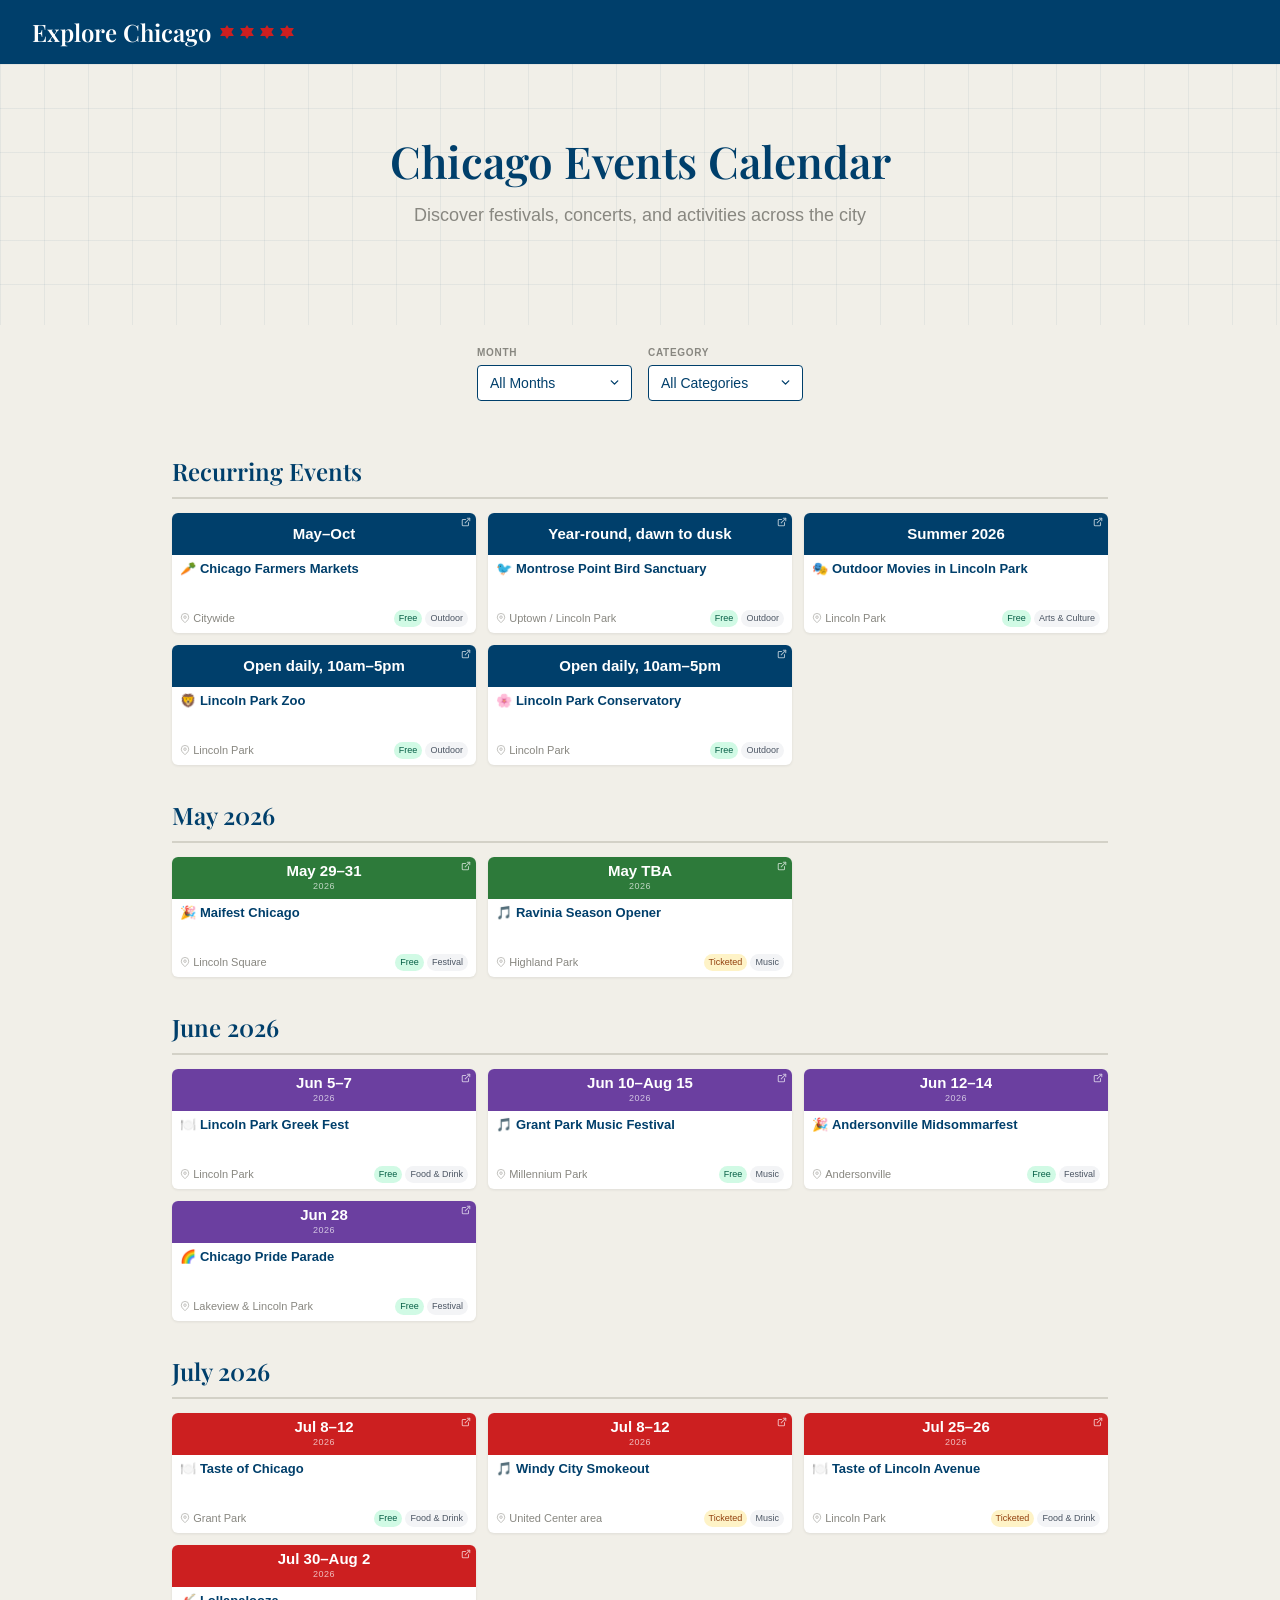
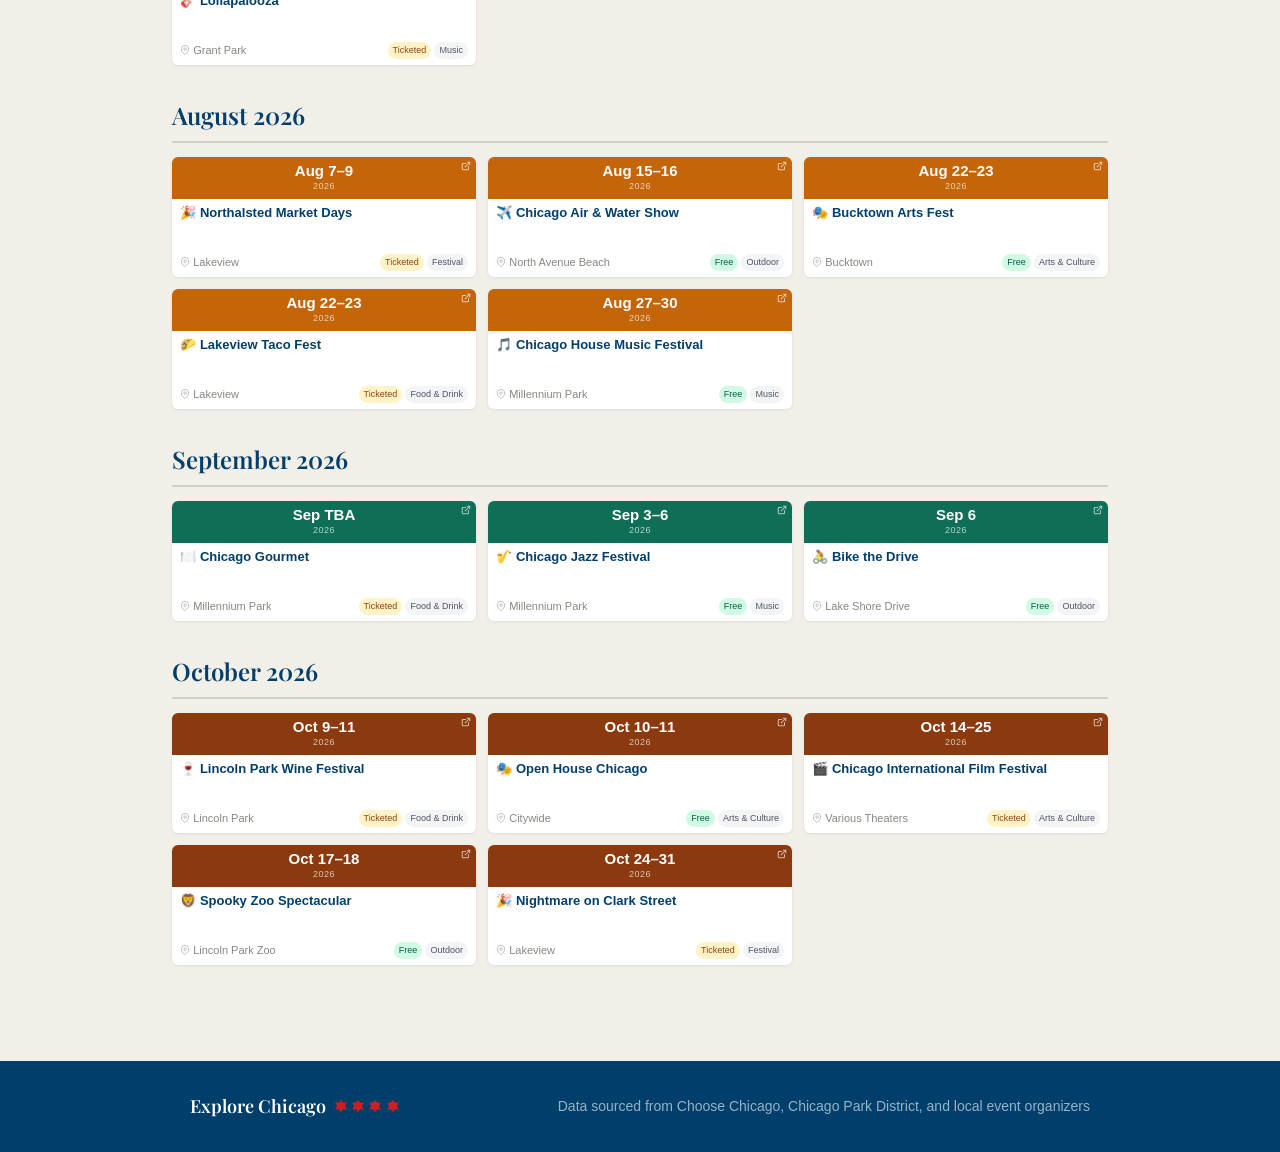
<file: index.html>
<!DOCTYPE html>
<html lang="en">
<head>
  <meta charset="UTF-8">
  <meta name="viewport" content="width=device-width, initial-scale=1.0">
  <title>Explore Chicago — Events Calendar</title>
  <link rel="stylesheet" href="style.css">
</head>
<body>

  <!-- Header -->
  <header class="header">
    <a href="index.html" class="header__logo">
      <span class="header__title">Explore Chicago</span>
      <span class="header__stars">
        <svg viewBox="0 0 100 100" xmlns="http://www.w3.org/2000/svg"><polygon points="50,6 93,75 7,75"/><polygon points="50,94 7,25 93,25"/></svg>
        <svg viewBox="0 0 100 100" xmlns="http://www.w3.org/2000/svg"><polygon points="50,6 93,75 7,75"/><polygon points="50,94 7,25 93,25"/></svg>
        <svg viewBox="0 0 100 100" xmlns="http://www.w3.org/2000/svg"><polygon points="50,6 93,75 7,75"/><polygon points="50,94 7,25 93,25"/></svg>
        <svg viewBox="0 0 100 100" xmlns="http://www.w3.org/2000/svg"><polygon points="50,6 93,75 7,75"/><polygon points="50,94 7,25 93,25"/></svg>
      </span>
    </a>
  </header>

  <!-- Hero -->
  <section class="hero">
    <div class="hero__content">
      <h1 class="hero__headline">Chicago Events Calendar</h1>
      <p class="hero__subline">Discover festivals, concerts, and activities across the city</p>
    </div>
  </section>

  <!-- Dropdown Filters -->
  <div class="dropdowns">
    <div class="dropdown-group">
      <label class="dropdown-label" for="filter-month">Month</label>
      <select class="dropdown" id="filter-month">
        <option value="all">All Months</option>
        <option value="recurring">Recurring</option>
        <option value="may">May</option>
        <option value="jun">June</option>
        <option value="jul">July</option>
        <option value="aug">August</option>
        <option value="sep">September</option>
        <option value="oct">October</option>
      </select>
    </div>
    <div class="dropdown-group">
      <label class="dropdown-label" for="filter-category">Category</label>
      <select class="dropdown" id="filter-category">
        <option value="all">All Categories</option>
        <option value="free">Free</option>
        <option value="Music">Music</option>
        <option value="Food &amp; Drink">Food &amp; Drink</option>
        <option value="Outdoor">Outdoor</option>
        <option value="Arts &amp; Culture">Arts &amp; Culture</option>
        <option value="Festival">Festival</option>
      </select>
    </div>
  </div>

  <!-- Main Content -->
  <main class="main" id="events-container">
    <!-- Events will be dynamically rendered here -->
  </main>

  <!-- Footer -->
  <footer class="footer">
    <div class="footer__content">
      <div class="footer__logo">
        <span class="footer__title">Explore Chicago</span>
        <span class="footer__stars">
          <svg viewBox="0 0 100 100" xmlns="http://www.w3.org/2000/svg"><polygon points="50,6 93,75 7,75"/><polygon points="50,94 7,25 93,25"/></svg>
          <svg viewBox="0 0 100 100" xmlns="http://www.w3.org/2000/svg"><polygon points="50,6 93,75 7,75"/><polygon points="50,94 7,25 93,25"/></svg>
          <svg viewBox="0 0 100 100" xmlns="http://www.w3.org/2000/svg"><polygon points="50,6 93,75 7,75"/><polygon points="50,94 7,25 93,25"/></svg>
          <svg viewBox="0 0 100 100" xmlns="http://www.w3.org/2000/svg"><polygon points="50,6 93,75 7,75"/><polygon points="50,94 7,25 93,25"/></svg>
        </span>
      </div>
      <p class="footer__sources">Data sourced from Choose Chicago, Chicago Park District, and local event organizers</p>
    </div>
  </footer>

  <script>
    const MONTH_NAMES = ['Jan', 'Feb', 'Mar', 'Apr', 'May', 'Jun', 'Jul', 'Aug', 'Sep', 'Oct', 'Nov', 'Dec'];
    const FULL_MONTH_NAMES = ['January', 'February', 'March', 'April', 'May', 'June', 'July', 'August', 'September', 'October', 'November', 'December'];

    const MONTH_IDS  = { 4: 'month-may', 5: 'month-jun', 6: 'month-jul', 7: 'month-aug', 8: 'month-sep', 9: 'month-oct' };
    const MONTH_NUMS = { may: 4, jun: 5, jul: 6, aug: 7, sep: 8, oct: 9 };

    const MONTH_COLORS = {
      4: '#2D7A3A',
      5: '#6B3FA0',
      6: '#CC1F20',
      7: '#C4650A',
      8: '#0F6E56',
      9: '#8B3A0F',
    };

    const PIN_ICON = `<svg viewBox="0 0 24 24" fill="none" stroke="currentColor" stroke-width="2"><path d="M21 10c0 7-9 13-9 13s-9-6-9-13a9 9 0 0 1 18 0z"/><circle cx="12" cy="10" r="3"/></svg>`;
    const EXTERNAL_LINK_ICON = `<svg viewBox="0 0 24 24" fill="none" stroke="white" stroke-width="2.5" stroke-linecap="round" stroke-linejoin="round"><path d="M18 13v6a2 2 0 0 1-2 2H5a2 2 0 0 1-2-2V8a2 2 0 0 1 2-2h6"/><polyline points="15 3 21 3 21 9"/><line x1="10" y1="14" x2="21" y2="3"/></svg>`;

    const CATEGORY_ICONS = {
      'Music':         '🎵',
      'Festival':      '🎉',
      'Food & Drink':  '🍽️',
      'Outdoor':       '🌿',
      'Arts & Culture':'🎭',
    };

    const NAME_ICONS = [
      { match: /bird sanctuary/i,  icon: '🐦' },
      { match: /zoo/i,             icon: '🦁' },
      { match: /conservatory/i,    icon: '🌸' },
      { match: /lollapalooza/i,    icon: '🎸' },
      { match: /air.*water|water.*air/i, icon: '✈️' },
      { match: /pride/i,           icon: '🌈' },
      { match: /bike.*drive/i,     icon: '🚴' },
      { match: /jazz/i,            icon: '🎷' },
      { match: /film festival/i,   icon: '🎬' },
      { match: /farmers market/i,  icon: '🥕' },
      { match: /kayak/i,           icon: '🚣' },
      { match: /taco/i,            icon: '🌮' },
      { match: /wine/i,            icon: '🍷' },
    ];

    function getIcon(event) {
      for (const { match, icon } of NAME_ICONS) {
        if (match.test(event.name)) return icon;
      }
      return CATEGORY_ICONS[event.category] || '📍';
    }

    let allEvents = [];
    let allRecurring = [];

    async function loadEvents() {
      try {
        const response = await fetch('data/events.json');
        const data = await response.json();
        allEvents = data.events;
        allRecurring = data.recurring || [];
        renderEvents(allEvents, allRecurring);
      } catch (error) {
        console.error('Error loading events:', error);
        document.getElementById('events-container').innerHTML =
          '<p class="error">Unable to load events. Please try again later.</p>';
      }
    }

    function formatDateRange(event) {
      const start = new Date(event.startDate);
      const startDay = start.getDate();
      const startMonth = MONTH_NAMES[start.getMonth()];

      if (event.dateTBA) {
        return { dateText: `${startMonth} TBA`, year: start.getFullYear() };
      }

      if (event.endDate) {
        const end = new Date(event.endDate);
        const endDay = end.getDate();
        const endMonth = MONTH_NAMES[end.getMonth()];

        if (start.getMonth() === end.getMonth()) {
          return { dateText: `${startMonth} ${startDay}–${endDay}`, year: start.getFullYear() };
        } else {
          return { dateText: `${startMonth} ${startDay}–${endMonth} ${endDay}`, year: start.getFullYear() };
        }
      }

      return { dateText: `${startMonth} ${startDay}`, year: start.getFullYear() };
    }

    function makeCard(event, bannerColor, dateText, yearText) {
      const priceTag = event.price === 'free'
        ? '<span class="tag tag--free">Free</span>'
        : '<span class="tag tag--ticketed">Ticketed</span>';
      const linkIcon = event.link
        ? `<span class="event-card__link-icon">${EXTERNAL_LINK_ICON}</span>`
        : '';
      const cardOpen = event.link
        ? `<a href="${event.link}" target="_blank" rel="noopener noreferrer" class="event-card">`
        : `<article class="event-card">`;
      const cardClose = event.link ? `</a>` : `</article>`;
      return `
        ${cardOpen}
          <div class="event-card__banner" style="background-color:${bannerColor}">
            <span class="event-card__date-main">${dateText}</span>
            ${yearText ? `<span class="event-card__date-year">${yearText}</span>` : ''}
            ${linkIcon}
          </div>
          <div class="event-card__body">
            <h3 class="event-card__name"><span class="event-card__icon">${getIcon(event)}</span>${event.name}</h3>
            <div class="event-card__footer">
              <div class="event-card__location">
                ${PIN_ICON}
                <span>${event.location}</span>
              </div>
              <div class="event-card__tags">
                ${priceTag}
                <span class="tag tag--category">${event.category}</span>
              </div>
            </div>
          </div>
        ${cardClose}
      `;
    }

    function renderEvents(events, recurringEvents) {
      const container = document.getElementById('events-container');
      const eventsByMonth = {};

      events.forEach(event => {
        const date = new Date(event.startDate);
        const key = `${date.getFullYear()}-${String(date.getMonth()).padStart(2, '0')}`;
        if (!eventsByMonth[key]) eventsByMonth[key] = [];
        eventsByMonth[key].push(event);
      });

      let html = '';

      if (recurringEvents.length > 0) {
        html += `<section class="month-section" id="month-recurring"><h2 class="month-header">Recurring Events</h2><div class="event-cards">`;
        recurringEvents.forEach(event => {
          html += makeCard(event, '#003F6B', event.schedule, '');
        });
        html += '</div></section>';
      }

      Object.keys(eventsByMonth).sort().forEach(monthKey => {
        const [year, month] = monthKey.split('-').map(Number);
        const monthEvents = eventsByMonth[monthKey].sort((a, b) =>
          new Date(a.startDate) - new Date(b.startDate)
        );
        const sectionId = MONTH_IDS[month] ? ` id="${MONTH_IDS[month]}"` : '';
        html += `<section class="month-section"${sectionId}><h2 class="month-header">${FULL_MONTH_NAMES[month]} ${year}</h2><div class="event-cards">`;
        monthEvents.forEach(event => {
          const { dateText, year } = formatDateRange(event);
          const bannerColor = MONTH_COLORS[new Date(event.startDate).getMonth()] || '#003F6B';
          html += makeCard(event, bannerColor, dateText, year);
        });
        html += '</div></section>';
      });

      container.innerHTML = html;
    }

    function applyFilters() {
      const month    = document.getElementById('filter-month').value;
      const category = document.getElementById('filter-category').value;

      let filteredEvents = month === 'recurring' ? [] : allEvents;

      if (month !== 'all' && month !== 'recurring') {
        filteredEvents = filteredEvents.filter(e =>
          new Date(e.startDate).getMonth() === MONTH_NUMS[month]
        );
      }

      if (category === 'free') {
        filteredEvents = filteredEvents.filter(e => e.price === 'free');
      } else if (category !== 'all') {
        filteredEvents = filteredEvents.filter(e => e.category === category);
      }

      let filteredRecurring = (month === 'all' || month === 'recurring') ? [...allRecurring] : [];

      if (filteredRecurring.length > 0 && category !== 'all') {
        filteredRecurring = category === 'free'
          ? filteredRecurring.filter(e => e.price === 'free')
          : filteredRecurring.filter(e => e.category === category);
      }

      renderEvents(filteredEvents, filteredRecurring);
    }

    document.getElementById('filter-month').addEventListener('change', applyFilters);
    document.getElementById('filter-category').addEventListener('change', applyFilters);

    loadEvents();
  </script>

</body>
</html>
</file>
<file: style.css>
/* ===== FONTS ===== */
@import url('https://fonts.googleapis.com/css2?family=Playfair+Display:wght@400;500;600;700&display=swap');

/* ===== CSS VARIABLES ===== */
:root {
  /* Colors */
  --navy: #003F6B;
  --red: #CC1F20;
  --cream: #F1EFE8;
  --border-gray: #D3D1C7;
  --muted-text: #888780;
  --blue-accent: #185FA5;
  --teal-accent: #0F6E56;
  --white: #FFFFFF;

  /* Fonts */
  --font-serif: 'Playfair Display', Georgia, serif;
  --font-sans: -apple-system, BlinkMacSystemFont, 'Segoe UI', Roboto, Helvetica, Arial, sans-serif;

  /* Spacing */
  --grid-size: 44px;
}

/* ===== RESET & BASE ===== */
*, *::before, *::after {
  box-sizing: border-box;
  margin: 0;
  padding: 0;
}

html {
  font-size: 16px;
  scroll-behavior: smooth;
}

body {
  font-family: var(--font-sans);
  color: var(--navy);
  background-color: var(--cream);
  line-height: 1.5;
}

a {
  color: inherit;
  text-decoration: none;
}

/* ===== HEADER ===== */
.header {
  background-color: var(--navy);
  padding: 0.875rem 2rem;
}

.header__logo {
  display: flex;
  align-items: center;
  gap: 0.5rem;
  flex-shrink: 0;
}

.header__stars {
  display: flex;
  align-items: center;
  gap: 0.25rem;
}

.header__stars svg {
  width: 16px;
  height: 16px;
  fill: var(--red);
}

.header__title {
  font-family: var(--font-serif);
  font-size: 1.5rem;
  font-weight: 600;
  color: var(--white);
}


/* ===== HERO ===== */
.hero {
  background-color: var(--cream);
  padding: 4rem 2rem;
  position: relative;
}

/* City grid pattern - subtle navy lines */
.hero::before {
  content: '';
  position: absolute;
  top: 0;
  left: 0;
  right: 0;
  bottom: 0;
  background-image:
    linear-gradient(to right, rgba(0, 63, 107, 0.06) 1px, transparent 1px),
    linear-gradient(to bottom, rgba(0, 63, 107, 0.06) 1px, transparent 1px);
  background-size: var(--grid-size) var(--grid-size);
  pointer-events: none;
}

.hero__content {
  position: relative;
  z-index: 1;
  max-width: 800px;
  margin: 0 auto;
  text-align: center;
}

.hero__headline {
  font-family: var(--font-serif);
  font-size: 2.75rem;
  font-weight: 600;
  color: var(--navy);
  margin-bottom: 0.5rem;
}

.hero__subline {
  font-size: 1.125rem;
  color: var(--muted-text);
  margin-bottom: 2rem;
}

/* ===== DROPDOWN FILTERS ===== */
.dropdowns {
  display: flex;
  justify-content: center;
  gap: 1rem;
  padding: 1.25rem 2rem;
  background-color: var(--cream);
}

.dropdown-group {
  display: flex;
  flex-direction: column;
  gap: 0.3rem;
}

.dropdown-label {
  font-size: 0.625rem;
  font-weight: 600;
  color: var(--muted-text);
  text-transform: uppercase;
  letter-spacing: 0.07em;
}

.dropdown {
  height: 36px;
  padding: 0 2.25rem 0 0.75rem;
  border: 1.5px solid var(--navy);
  border-radius: 4px;
  background-color: var(--white);
  color: var(--navy);
  font-family: var(--font-sans);
  font-size: 0.875rem;
  cursor: pointer;
  appearance: none;
  background-image: url("data:image/svg+xml,%3Csvg xmlns='http://www.w3.org/2000/svg' viewBox='0 0 24 24' fill='none' stroke='%23003F6B' stroke-width='2.5' stroke-linecap='round' stroke-linejoin='round'%3E%3Cpolyline points='6 9 12 15 18 9'/%3E%3C/svg%3E");
  background-repeat: no-repeat;
  background-position: right 0.625rem center;
  background-size: 13px;
  min-width: 155px;
}

.dropdown:focus {
  outline: 2px solid var(--navy);
  outline-offset: 2px;
}

/* ===== MAIN CONTENT ===== */
.main {
  max-width: 1000px;
  margin: 0 auto;
  padding: 2rem;
}

/* ===== MONTH SECTION ===== */
.month-section {
  margin-bottom: 2rem;
}

.month-header {
  font-family: var(--font-serif);
  font-size: 1.5rem;
  font-weight: 600;
  color: var(--navy);
  margin-bottom: 0.875rem;
  padding-bottom: 0.5rem;
  border-bottom: 2px solid var(--border-gray);
}

/* ===== EVENT CARDS ===== */
.event-cards {
  display: grid;
  grid-template-columns: repeat(3, 1fr);
  gap: 0.75rem;
}

.event-card {
  display: flex;
  flex-direction: column;
  background-color: var(--white);
  border-radius: 6px;
  overflow: hidden;
  box-shadow: 0 1px 3px rgba(0, 0, 0, 0.08);
  transition: box-shadow 0.2s ease;
  height: 120px;
}

.event-card:hover {
  box-shadow: 0 4px 12px rgba(0, 0, 0, 0.15);
}

/* Banner with date — color applied inline from month */
.event-card__banner {
  height: 42px;
  position: relative;
  display: flex;
  flex-direction: column;
  align-items: center;
  justify-content: center;
  background-color: var(--navy);
  flex-shrink: 0;
}

.event-card__date-main {
  font-size: 0.9375rem;
  font-weight: 600;
  color: var(--white);
  line-height: 1.2;
  max-width: 90%;
  white-space: nowrap;
  overflow: hidden;
  text-overflow: ellipsis;
}

.event-card__date-year {
  font-size: 0.5625rem;
  color: rgba(255, 255, 255, 0.7);
  text-transform: uppercase;
  letter-spacing: 0.05em;
}

/* External link icon in banner corner */
.event-card__link-icon {
  position: absolute;
  top: 4px;
  right: 5px;
  opacity: 0.65;
  line-height: 0;
}

.event-card__link-icon svg {
  width: 10px;
  height: 10px;
}

a.event-card:hover .event-card__link-icon {
  opacity: 1;
}

/* Card body */
.event-card__body {
  padding: 0.375rem 0.5rem;
  display: flex;
  flex-direction: column;
  flex: 1;
  min-height: 0;
}

.event-card__name {
  font-size: 0.8125rem;
  font-weight: 600;
  color: var(--navy);
  line-height: 1.3;
  margin: 0 0 0.125rem 0;
  white-space: nowrap;
  overflow: hidden;
  text-overflow: ellipsis;
}

.event-card__icon {
  margin-right: 0.3em;
  font-style: normal;
}

/* Location + tags on the same row */
.event-card__footer {
  display: flex;
  align-items: center;
  gap: 0.3rem;
  margin-top: auto;
}

.event-card__location {
  display: flex;
  align-items: center;
  gap: 0.2rem;
  font-size: 0.6875rem;
  color: var(--muted-text);
  flex: 1;
  min-width: 0;
}

.event-card__location span {
  white-space: nowrap;
  overflow: hidden;
  text-overflow: ellipsis;
}

.event-card__location svg {
  width: 10px;
  height: 10px;
  flex-shrink: 0;
  opacity: 0.6;
}

.event-card__tags {
  display: flex;
  flex-wrap: nowrap;
  gap: 0.2rem;
  flex-shrink: 0;
}

.tag {
  font-size: 0.5625rem;
  padding: 0.1rem 0.3125rem;
  border-radius: 0.75rem;
  font-weight: 500;
  white-space: nowrap;
}

.tag--free {
  background-color: #D1FAE5;
  color: #065F46;
}

.tag--ticketed {
  background-color: #FEF3C7;
  color: #92400E;
}

.tag--category {
  background-color: #F3F4F6;
  color: #4B5563;
}

/* ===== VENUE CARDS ===== */
.venue-card__desc {
  font-size: 0.6875rem;
  color: var(--muted-text);
  line-height: 1.4;
  margin: 0 0 0.25rem;
  display: -webkit-box;
  -webkit-line-clamp: 2;
  -webkit-box-orient: vertical;
  overflow: hidden;
}

/* ===== FOOTER ===== */
.footer {
  background-color: var(--navy);
  padding: 2rem;
  margin-top: 2rem;
}

.footer__content {
  max-width: 900px;
  margin: 0 auto;
  display: flex;
  justify-content: space-between;
  align-items: center;
  flex-wrap: wrap;
  gap: 1rem;
}

.footer__logo {
  display: flex;
  align-items: center;
  gap: 0.5rem;
}

.footer__stars {
  display: flex;
  align-items: center;
  gap: 0.2rem;
}

.footer__stars svg {
  width: 14px;
  height: 14px;
  fill: var(--red);
}

.footer__title {
  font-family: var(--font-serif);
  font-size: 1.125rem;
  font-weight: 600;
  color: var(--white);
}

.footer__sources {
  font-size: 0.875rem;
  color: rgba(255, 255, 255, 0.6);
}

/* ===== RESPONSIVE ===== */
@media (max-width: 900px) {
  .event-cards {
    grid-template-columns: repeat(2, 1fr);
  }

  .event-card {
    height: 112px;
  }

  .event-card__banner {
    height: 38px;
  }

}

@media (max-width: 600px) {
  .hero__headline {
    font-size: 2rem;
  }

  .main {
    padding: 1.5rem 1rem;
  }

  .event-cards {
    grid-template-columns: 1fr;
    gap: 0.5rem;
  }

  .event-card {
    height: auto;
    min-height: 120px;
  }

  .footer__content {
    flex-direction: column;
    text-align: center;
  }
}
</file>
